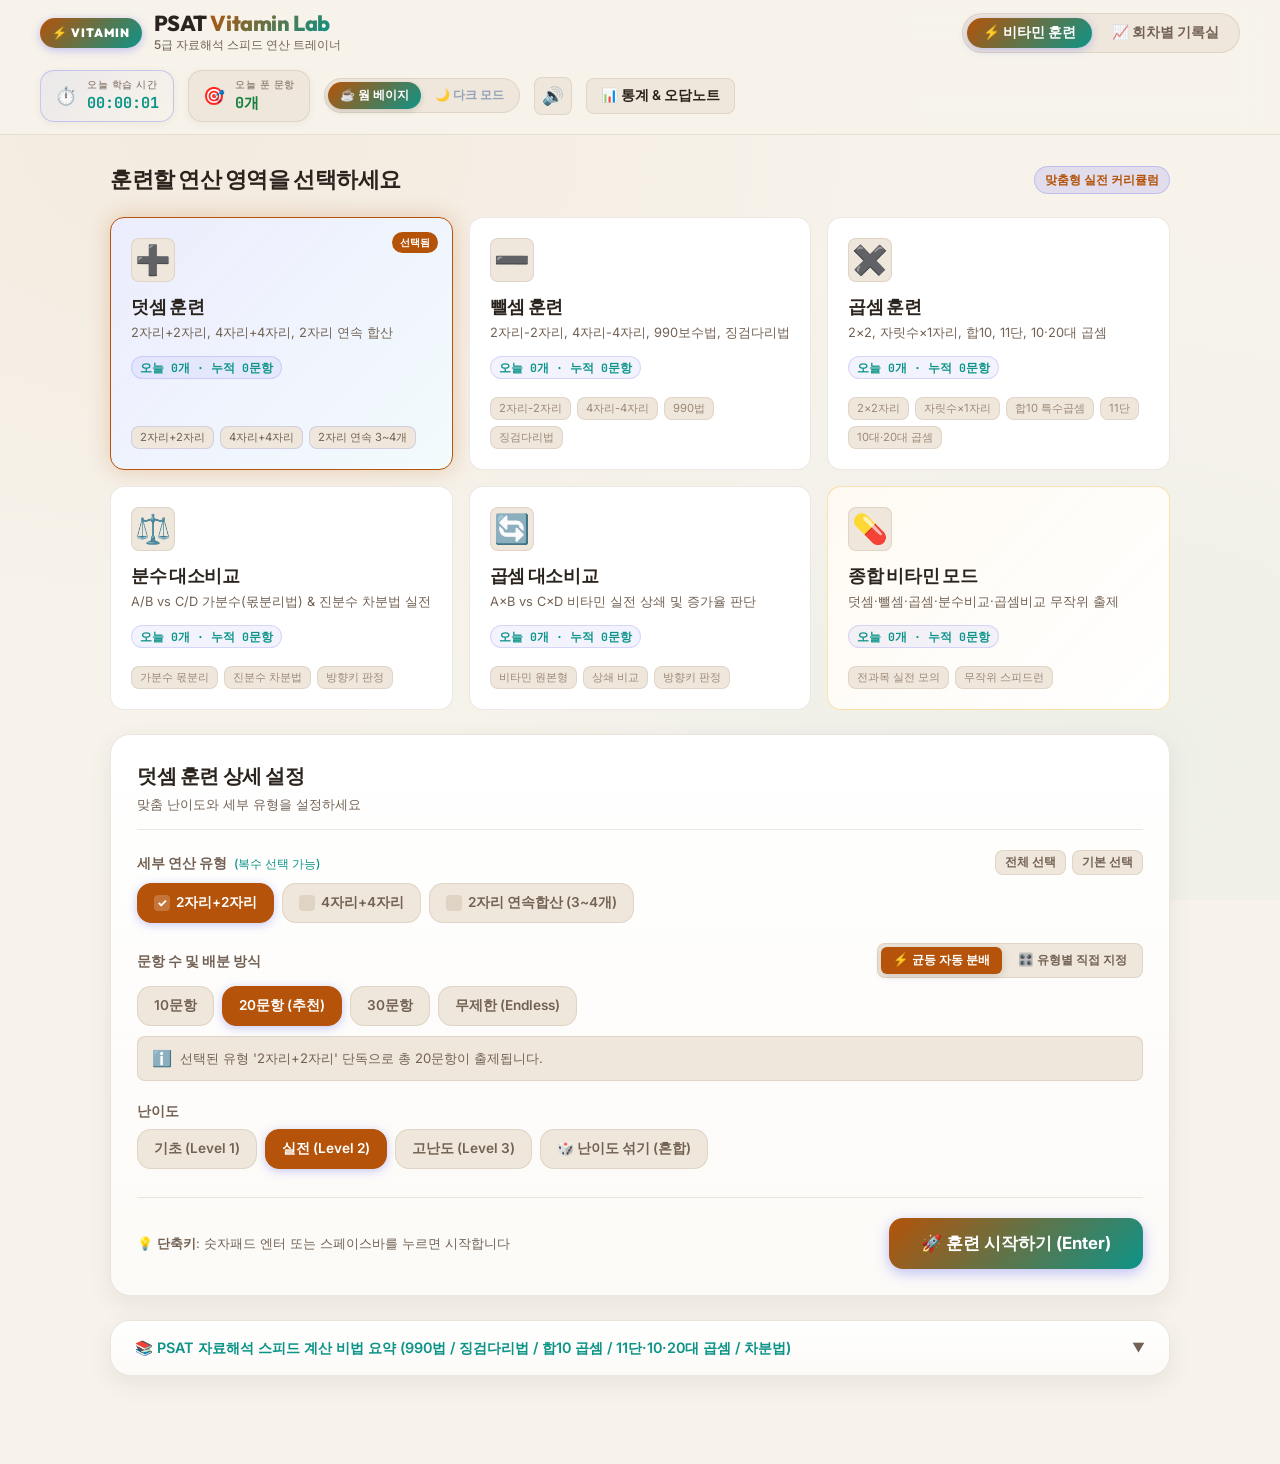
<file: index.html>
<!DOCTYPE html>
<html lang="ko">
<head>
  <meta charset="UTF-8" />
  <meta name="viewport" content="width=device-width, initial-scale=1.0" />
  <meta http-equiv="refresh" content="0; url=./vitamin/" />
  <title>PSAT Vitamin Lab 이동 중...</title>
  <link rel="icon" href="data:image/svg+xml,<svg xmlns=%22http://www.w3.org/2000/svg%22 viewBox=%220 0 100 100%22><text y=%22.9em%22 font-size=%2290%22>⚡</text></svg>" />
  <script>
    window.location.replace('./vitamin/');
  </script>
</head>
<body style="font-family: sans-serif; display: flex; align-items: center; justify-content: center; height: 100vh; margin: 0; background: #0a0d14; color: #f1f5f9;">
  <p>PSAT Vitamin Lab으로 이동 중입니다... <a href="./vitamin/" style="color: #6366f1;">바로가기</a></p>
</body>
</html>
</file>
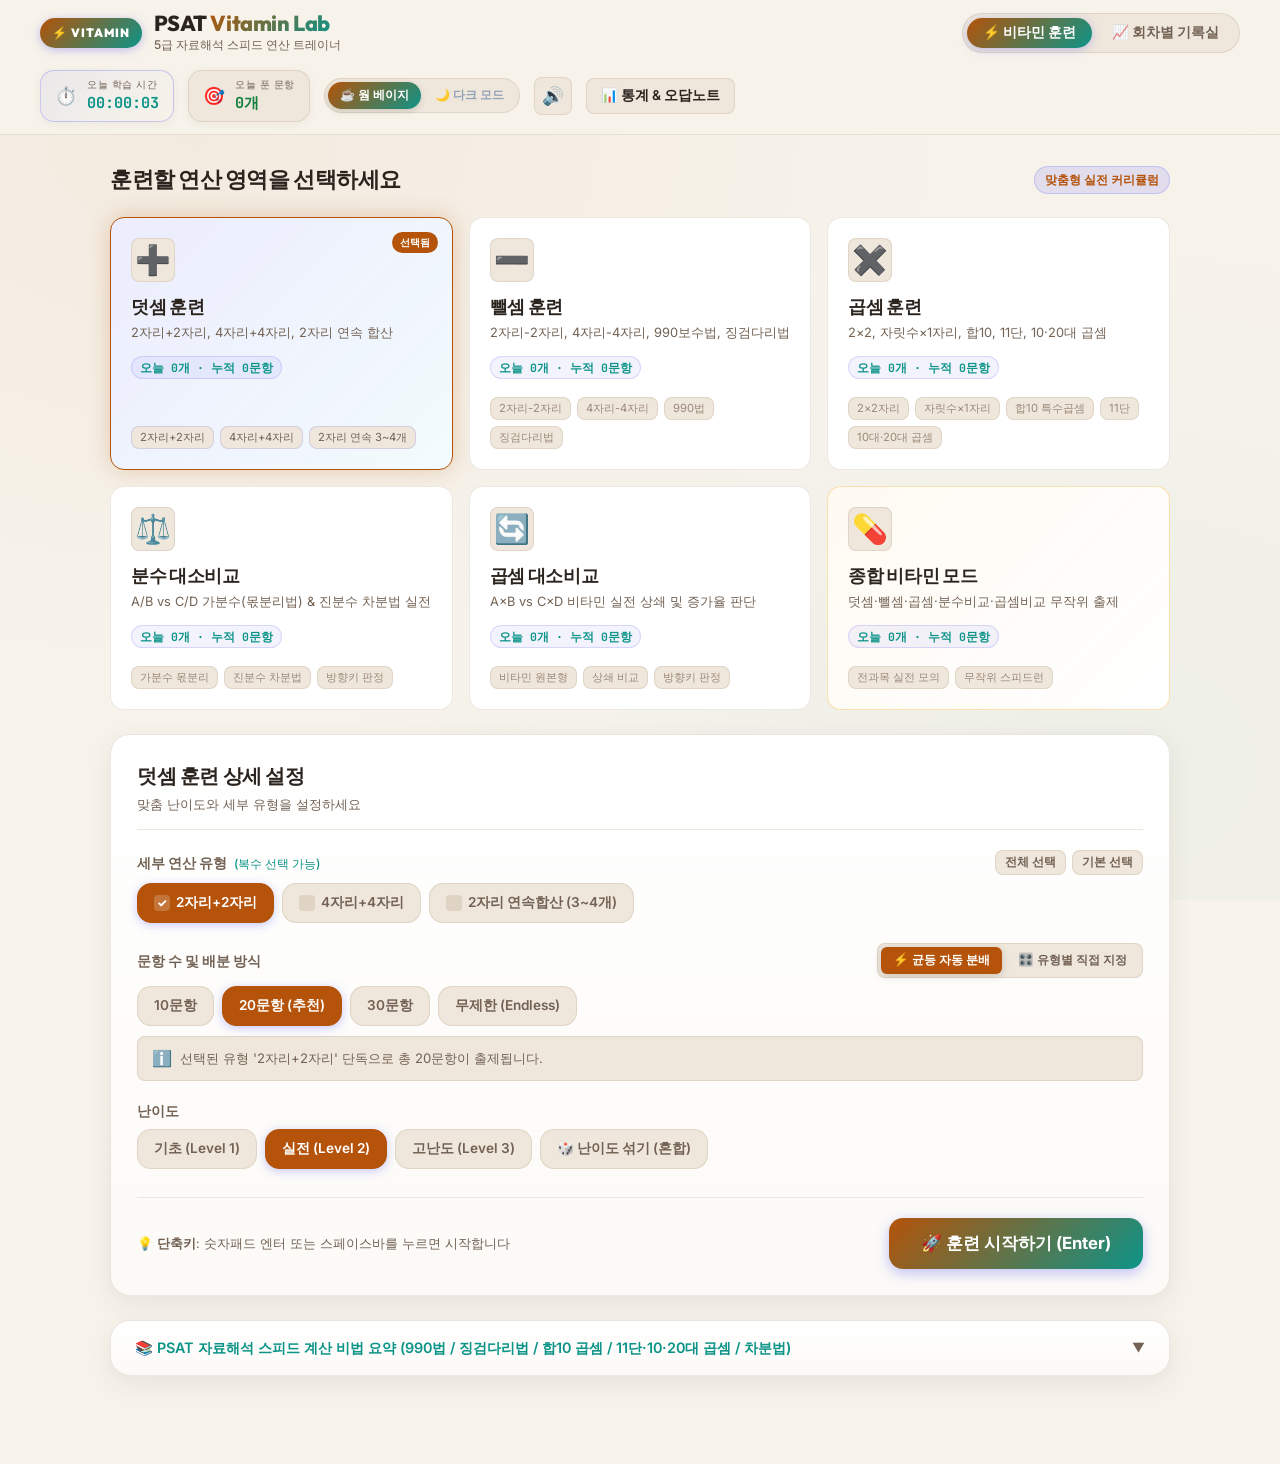
<file: vitamin/index.html>
<!DOCTYPE html>
<html lang="ko" data-theme="beige">
<head>
  <meta charset="UTF-8" />
  <meta name="viewport" content="width=device-width, initial-scale=1.0" />
  <title>PSAT Vitamin Lab | 5급 자료해석 비타민 연산 트레이너</title>
  <meta name="description" content="PSAT 5급 공채 및 공직적격성평가 자료해석 고득점을 위한 스피드 비타민 연산 훈련기. 덧셈, 뺄셈, 곱셈, 분수비교, 990법, 징검다리법 완벽 지원." />
  <meta name="apple-mobile-web-app-capable" content="yes" />
  <meta name="apple-mobile-web-app-status-bar-style" content="default" />
  <meta name="apple-mobile-web-app-title" content="PSAT Vitamin" />
  <meta name="mobile-web-app-capable" content="yes" />
  <meta name="theme-color" content="#fcfaf7" />
  <link rel="icon" href="data:image/svg+xml,<svg xmlns=%22http://www.w3.org/2000/svg%22 viewBox=%220 0 100 100%22><text y=%22.9em%22 font-size=%2290%22>⚡</text></svg>" />
  <link rel="apple-touch-icon" href="data:image/svg+xml,<svg xmlns=%22http://www.w3.org/2000/svg%22 viewBox=%220 0 100 100%22><rect width=%22100%22 height=%22100%22 rx=%2220%22 fill=%22%232563eb%22/><text x=%2250%%22 y=%2255%%22 dominant-baseline=%22central%22 text-anchor=%22middle%22 font-size=%2260%22>⚡</text></svg>" />
  <link rel="preconnect" href="https://fonts.googleapis.com" />
  <link rel="preconnect" href="https://fonts.gstatic.com" crossorigin />
  <link href="https://fonts.googleapis.com/css2?family=Inter:wght@400;500;600;700;800&family=JetBrains+Mono:wght@400;600;700;800&family=Outfit:wght@500;600;700;800;900&display=swap" rel="stylesheet" />
  <link rel="stylesheet" href="style.css" />
</head>
<body>
  <!-- Global App Header -->
  <header class="app-header">
    <div class="header-container">
      <div class="brand">
        <div class="logo-badge">⚡ VITAMIN</div>
        <div class="brand-text">
          <h1>PSAT <span>Vitamin Lab</span></h1>
          <p class="subtitle">5급 자료해석 스피드 연산 트레이너</p>
        </div>
      </div>

      <!-- App Navigation Tabs -->
      <nav class="app-nav">
        <button class="nav-tab active" id="tabNavPractice">⚡ 비타민 훈련</button>
        <button class="nav-tab" id="tabNavHistory">📈 회차별 기록실</button>
      </nav>

      <!-- Live Global Stats: Today's Active Time -->
      <div class="header-widgets">
        <div class="widget-card today-time-card" id="todayTimeWidget" title="오늘 사이트에서 실제 연산 학습을 진행한 누적 시간입니다.">
          <div class="widget-icon">⏱️</div>
          <div class="widget-info">
            <span class="widget-label">오늘 학습 시간</span>
            <span class="widget-value font-mono" id="todayStudyTimeDisplay">00:00:00</span>
          </div>
        </div>

        <div class="widget-card today-solved-card" id="todaySolvedWidget" title="마우스를 올리거나 클릭하여 영역별 오늘 푼 문항 확인">
          <div class="widget-icon">🎯</div>
          <div class="widget-info">
            <span class="widget-label">오늘 푼 문항</span>
            <span class="widget-value font-mono"><strong id="todaySolvedDisplay">0</strong>개</span>
          </div>
          <!-- Popover Breakdown for Category Counts -->
          <div class="today-breakdown-popover" id="todayBreakdownPopover">
            <div class="popover-header font-mono">📊 오늘 영역별 푼 문항</div>
            <div class="popover-item"><span>➕ 덧셈</span><strong id="popSolved_add">0개</strong></div>
            <div class="popover-item"><span>➖ 뺄셈</span><strong id="popSolved_sub">0개</strong></div>
            <div class="popover-item"><span>✖️ 곱셈</span><strong id="popSolved_mul">0개</strong></div>
            <div class="popover-item"><span>⚖️ 분수비교</span><strong id="popSolved_frac">0개</strong></div>
            <div class="popover-item"><span>🔄 곱셈비교</span><strong id="popSolved_mulcomp">0개</strong></div>
            <div class="popover-divider"></div>
            <div class="popover-item popover-total"><span>총 합계</span><strong id="popSolved_total">0개</strong></div>
          </div>
        </div>

          <!-- Theme Switcher Pill -->
          <div class="theme-switcher-pill" id="themeSwitcher">
            <button class="theme-pill-btn active" id="btnThemeBeige" data-theme="beige" title="차분하고 눈이 편한 웜 베이지 페이퍼 테마">☕ 웜 베이지</button>
            <button class="theme-pill-btn" id="btnThemeDark" data-theme="dark" title="몰입감 높은 옵시디언 다크 테마">🌙 다크 모드</button>
          </div>
          <button id="btnSoundToggle" class="btn-icon" title="효과음 켜기/끄기 (단축키: M)" aria-label="사운드 토글">
            <span id="soundIcon">🔊</span>
          </button>
          <button id="btnStatsModal" class="btn-secondary" title="누적 학습 통계 및 오답노트">
            📊 통계 & 오답노트
          </button>
        </div>
      </div>
    </div>
  </header>

  <!-- Main Container -->
  <main class="main-container">

    <!-- VIEW 1: LOBBY (Mode Selection & Configuration) -->
    <section id="lobbyView" class="view-section active">
      <!-- Mode Selection Tabs -->
      <div class="category-selector-wrapper">
        <div class="section-title-bar">
          <h2>훈련할 연산 영역을 선택하세요</h2>
          <span class="badge">맞춤형 실전 커리큘럼</span>
        </div>

        <div class="modes-grid" id="modesGrid">
          <!-- 1. 덧셈 -->
          <div class="mode-card active" data-mode="add">
            <div class="mode-icon">➕</div>
            <div class="mode-content">
              <h3>덧셈 훈련</h3>
              <p>2자리+2자리, 4자리+4자리, 2자리 연속 합산</p>
            </div>
            <div class="mode-solved-counter font-mono" id="modeCounter_add">오늘 0개 · 누적 0문항</div>
            <div class="mode-subtags">
              <span>2자리+2자리</span>
              <span>4자리+4자리</span>
              <span>2자리 연속 3~4개</span>
            </div>
          </div>

          <!-- 2. 뺄셈 -->
          <div class="mode-card" data-mode="sub">
            <div class="mode-icon">➖</div>
            <div class="mode-content">
              <h3>뺄셈 훈련</h3>
              <p>2자리-2자리, 4자리-4자리, 990보수법, 징검다리법</p>
            </div>
            <div class="mode-solved-counter font-mono" id="modeCounter_sub">오늘 0개 · 누적 0문항</div>
            <div class="mode-subtags">
              <span>2자리-2자리</span>
              <span>4자리-4자리</span>
              <span>990법</span>
              <span>징검다리법</span>
            </div>
          </div>

          <!-- 3. 곱셈 -->
          <div class="mode-card" data-mode="mul">
            <div class="mode-icon">✖️</div>
            <div class="mode-content">
              <h3>곱셈 훈련</h3>
              <p>2×2, 자릿수×1자리, 합10, 11단, 10·20대 곱셈</p>
            </div>
            <div class="mode-solved-counter font-mono" id="modeCounter_mul">오늘 0개 · 누적 0문항</div>
            <div class="mode-subtags">
              <span>2×2자리</span>
              <span>자릿수×1자리</span>
              <span>합10 특수곱셈</span>
              <span>11단</span>
              <span>10대·20대 곱셈</span>
            </div>
          </div>

          <!-- 4. 분수 비교 -->
          <div class="mode-card" data-mode="frac">
            <div class="mode-icon">⚖️</div>
            <div class="mode-content">
              <h3>분수 대소비교</h3>
              <p>A/B vs C/D 가분수(몫분리법) & 진분수 차분법 실전</p>
            </div>
            <div class="mode-solved-counter font-mono" id="modeCounter_frac">오늘 0개 · 누적 0문항</div>
            <div class="mode-subtags">
              <span>가분수 몫분리</span>
              <span>진분수 차분법</span>
              <span>방향키 판정</span>
            </div>
          </div>

          <!-- 5. 곱셈 비교 -->
          <div class="mode-card" data-mode="mulcomp">
            <div class="mode-icon">🔄</div>
            <div class="mode-content">
              <h3>곱셈 대소비교</h3>
              <p>A×B vs C×D 비타민 실전 상쇄 및 증가율 판단</p>
            </div>
            <div class="mode-solved-counter font-mono" id="modeCounter_mulcomp">오늘 0개 · 누적 0문항</div>
            <div class="mode-subtags">
              <span>비타민 원본형</span>
              <span>상쇄 비교</span>
              <span>방향키 판정</span>
            </div>
          </div>

          <!-- 6. 종합 비타민 -->
          <div class="mode-card special-card" data-mode="mixed">
            <div class="mode-icon">💊</div>
            <div class="mode-content">
              <h3>종합 비타민 모드</h3>
              <p>덧셈·뺄셈·곱셈·분수비교·곱셈비교 무작위 출제</p>
            </div>
            <div class="mode-solved-counter font-mono" id="modeCounter_mixed">오늘 0개 · 누적 0문항</div>
            <div class="mode-subtags">
              <span>전과목 실전 모의</span>
              <span>무작위 스피드런</span>
            </div>
          </div>
        </div>
      </div>

      <!-- Sub-options & Settings Card -->
      <div class="settings-panel card">
        <div class="settings-header">
          <h3 id="currentModeTitle">덧셈 훈련 상세 설정</h3>
          <span class="settings-subtitle">맞춤 난이도와 세부 유형을 설정하세요</span>
        </div>

        <div class="settings-grid">
          <!-- 1. Sub-type selector (Dynamic based on selected mode) -->
          <div class="setting-group" id="subTypeGroup">
            <div class="setting-label-row">
              <label class="setting-label">
                세부 연산 유형
                <span class="setting-label-hint">(복수 선택 가능)</span>
              </label>
              <div class="subtype-quick-actions">
                <button type="button" class="btn-mini-action" id="btnSelectAllSubs" title="현재 영역의 모든 유형 선택">전체 선택</button>
                <button type="button" class="btn-mini-action" id="btnResetSubs" title="첫 번째 유형만 선택">기본 선택</button>
              </div>
            </div>
            <div class="btn-segmented" id="subTypeOptions">
              <!-- Dynamically populated with multi-select buttons -->
            </div>
          </div>

          <!-- 2. Question Count & Distribution Mode -->
          <div class="setting-group" id="questionCountGroup">
            <div class="setting-label-row">
              <label class="setting-label">문항 수 및 배분 방식</label>
              <div class="dist-mode-tabs" role="tablist">
                <button type="button" class="dist-mode-btn active" id="distModeEqual" data-dist="equal" title="총 문항 수를 선택된 유형에 균등하게 분배합니다">
                  ⚡ 균등 자동 분배
                </button>
                <button type="button" class="dist-mode-btn" id="distModeCustom" data-dist="custom" title="유형별로 원하는 문항 수를 직접 지정합니다">
                  🎛️ 유형별 직접 지정
                </button>
              </div>
            </div>

            <!-- 2-A. Equal Distribution Presets -->
            <div id="equalCountSection">
              <div class="btn-segmented" id="countOptions">
                <button class="btn-segment" data-count="10">10문항</button>
                <button class="btn-segment active" data-count="20">20문항 (추천)</button>
                <button class="btn-segment" data-count="30">30문항</button>
                <button class="btn-segment" data-count="999">무제한 (Endless)</button>
              </div>
              <div class="distribution-summary-banner" id="distSummaryBanner">
                <span class="dist-summary-icon">ℹ️</span>
                <span id="distSummaryText">선택된 유형들에 문항이 균등하게 자동 분배되어 출제됩니다.</span>
              </div>
            </div>

            <!-- 2-B. Custom Subtype Count Steppers -->
            <div id="customCountSection" class="custom-count-panel hidden">
              <div class="custom-sub-list" id="customSubList">
                <!-- Dynamically populated with steppers for each selected subtype -->
              </div>
              <div class="custom-total-bar">
                <span>총 구성 문항: <strong id="customTotalCountDisplay" class="custom-total-num">20</strong>문항</span>
                <div class="quick-step-btns">
                  <button type="button" class="btn-mini-step" id="btnQuickPlus5">+5문항</button>
                  <button type="button" class="btn-mini-step" id="btnQuickPlus10">+10문항</button>
                  <button type="button" class="btn-mini-step" id="btnQuickSet20">20문항 균등</button>
                </div>
              </div>
            </div>
          </div>

          <!-- 3. Difficulty Level -->
          <div class="setting-group">
            <label class="setting-label">난이도</label>
            <div class="btn-segmented" id="diffOptions">
              <button class="btn-segment" data-diff="easy">기초 (Level 1)</button>
              <button class="btn-segment active" data-diff="normal">실전 (Level 2)</button>
              <button class="btn-segment" data-diff="hard">고난도 (Level 3)</button>
              <button class="btn-segment" data-diff="mixed">🎲 난이도 섞기 (혼합)</button>
            </div>
          </div>
        </div>

        <!-- Start Button -->
        <div class="start-action-bar">
          <div class="shortcut-tip">
            <span>💡 <strong>단축키</strong>: 숫자패드 엔터 또는 스페이스바를 누르면 시작합니다</span>
          </div>
          <button id="btnStartDrill" class="btn-primary btn-large pulse-glow">
            🚀 훈련 시작하기 (Enter)
          </button>
        </div>
      </div>

      <!-- Quick Method Guide Card -->
      <div class="method-guide-accordion card" id="methodGuideCard">
        <div class="guide-header" id="guideHeaderToggle">
          <span class="guide-title">📚 PSAT 자료해석 스피드 계산 비법 요약 (990법 / 징검다리법 / 합10 곱셈 / 11단·10·20대 곱셈 / 차분법)</span>
          <span class="accordion-arrow">▼</span>
        </div>
        <div class="guide-content" id="guideContent">
          <div class="guide-grid">
            <div class="guide-item">
              <h4>1. 990 뺄셈법 (보수법)</h4>
              <p>기준수(1,000 등)에서 뺄 때 앞자리는 합이 9, 마지막 1의 자리는 합이 10이 되도록 채우는 연산법. 예: <code>1000 - 374 = (9-3)(9-7)(10-4) = 626</code></p>
            </div>
            <div class="guide-item">
              <h4>2. 징검다리 뺄셈법</h4>
              <p>기준수(100/1000단위)를 징검다리 삼아 차이를 더하는 법. 예: <code>523 - 278 → (278+22=300) + (300+223=523) = 22 + 223 = 245</code></p>
            </div>
            <div class="guide-item">
              <h4>3. 십의자리 동일 & 일의자리 합 10 곱셈</h4>
              <p>앞 십의자리 x (십의자리 + 1) 뒤에 일의자리 곱을 붙임. 예: <code>43 × 47 → (4×5=20) & (3×7=21) → 2021</code></p>
            </div>
            <div class="guide-item">
              <h4>4. 11단 & 10대·20대 특수 곱셈 비법</h4>
              <p><strong>11단</strong>: 양끝 수 배치 후 가운데 합 삽입. <code>11 × 45 → 495</code><br/><strong>10대 곱셈 (10~19)</strong>: (A + B일의자리)×10 + 일의자리곱. 예: <code>15 × 19 → (15+9)×10 + 45 = 285</code><br/><strong>20대 곱셈 (20~29)</strong>: (A + B일의자리)×20 + 일의자리곱. 예: <code>24 × 27 → (24+7)×20 + 28 = 648</code></p>
            </div>
            <div class="guide-item">
              <h4>5. 분수비교 차분법 (Difference Method)</h4>
              <p>분모·분자 차이로 만든 '차이분수'와 원래 작은 분수를 비교하여 대소 판정. 5급 공채 1~3% 초미세 선지 판별 필수 스킬!</p>
            </div>
          </div>
        </div>
      </div>
    </section>

    <!-- VIEW 2: DRILL ARENA (Active Practice) -->
    <section id="drillView" class="view-section">
      <!-- Drill Header Bar -->
      <div class="drill-status-bar card">
        <div class="status-left">
          <button id="btnExitDrill" class="btn-ghost" title="연습 중단하고 로비로 이동">← 중단</button>
          <button id="btnPauseDrill" class="btn-ghost" title="잠시 시간 멈추기 (단축키: Space/P)">⏸️ 일시정지</button>
          <div class="drill-meta">
            <span id="drillModeBadge" class="badge badge-accent">덧셈 훈련</span>
            <span id="drillSubBadge" class="badge badge-outline">2자리+2자리</span>
            <span id="drillDiffBadge" class="badge badge-diff-normal">실전</span>
          </div>
        </div>

        <!-- Progress Indicator -->
        <div class="status-center">
          <div class="progress-info">
            <span>문항 <strong id="currentQNum">1</strong> / <span id="totalQNum">20</span></span>
            <span class="accuracy-indicator">정답률 <strong id="liveAccuracy">100%</strong></span>
          </div>
          <div class="progress-bar-bg">
            <div id="drillProgressBar" class="progress-bar-fill" style="width: 5%;"></div>
          </div>
        </div>

        <!-- Live Stopwatch -->
        <div class="status-right">
          <div class="timer-box font-mono" id="questionTimerDisplay" title="현재 문항 풀이 시간">
            <span class="timer-label">문항 시간</span>
            <span class="timer-sec" id="currentSec">0.00</span>s
          </div>
          <div class="timer-box font-mono total-timer" id="totalTimerDisplay" title="세트 전체 진행 시간">
            <span class="timer-label">총 시간</span>
            <span class="timer-sec" id="totalSec">00:00</span>
          </div>
        </div>
      </div>

      <!-- Problem Card Container -->
      <div class="problem-stage">
        <div class="problem-card card" id="problemCard">
          
          <!-- Method Tip Banner (Shown conditionally for 990법, 징검다리법, 합10법) -->
          <div id="methodTipBanner" class="method-tip-banner hidden">
            <span class="tip-icon">💡</span>
            <span id="tipText">팁: 징검다리 300을 거쳐 계산해보세요!</span>
          </div>

          <!-- Problem Expression Area -->
          <div class="expression-area" id="expressionArea">
            <!-- Dynamic Problem Content Rendered by JS -->
          </div>

          <!-- Input Area: NUMERIC MODE (+, -, *) -->
          <div class="input-area" id="numericInputArea">
            <div class="numeric-input-wrapper">
              <input type="text" id="answerInput" class="font-mono" inputmode="numeric" placeholder="정답 입력 후 Enter" autocomplete="off" />
              <button id="btnSubmitAnswer" class="btn-primary">확인</button>
            </div>
            <div class="input-hint">
              <span>키보드 숫자패드 입력 후 <strong>Enter</strong> 키를 누르세요.</span>
            </div>

            <!-- Virtual On-screen Numpad for Tablet/Mobile -->
            <div class="virtual-numpad" id="virtualNumpad">
              <button class="np-key" data-key="1">1</button>
              <button class="np-key" data-key="2">2</button>
              <button class="np-key" data-key="3">3</button>
              <button class="np-key" data-key="4">4</button>
              <button class="np-key" data-key="5">5</button>
              <button class="np-key" data-key="6">6</button>
              <button class="np-key" data-key="7">7</button>
              <button class="np-key" data-key="8">8</button>
              <button class="np-key" data-key="9">9</button>
              <button class="np-key np-clear" data-key="clear">C</button>
              <button class="np-key" data-key="0">0</button>
              <button class="np-key np-enter" data-key="enter">Enter ↵</button>
            </div>
          </div>

          <!-- Input Area: COMPARISON MODE (Fraction & Multiplication) -->
          <div class="input-area comparison-input-area hidden" id="comparisonInputArea">
            <div class="comparison-buttons">
              <button id="btnChoiceLeft" class="comp-card-btn" data-choice="left">
                <div class="comp-badge">A 선택</div>
                <div class="comp-label font-mono">A 가 더 크다 [ &gt; ]</div>
                <div class="comp-shortcut font-mono">단축키: ← 또는 A 키</div>
              </button>

              <div class="comp-divider">VS</div>

              <button id="btnChoiceRight" class="comp-card-btn" data-choice="right">
                <div class="comp-badge">B 선택</div>
                <div class="comp-label font-mono">B 가 더 크다 [ &lt; ]</div>
                <div class="comp-shortcut font-mono">단축키: → 또는 B 키</div>
              </button>
            </div>
            <div class="input-hint">
              <span>키보드 방향키 <strong>[ ← 왼쪽(A) / 오른쪽(B) → ]</strong> 또는 <strong>[ A / B ]</strong> 키를 누르면 즉시 판정됩니다.</span>
            </div>
          </div>

          <!-- Feedback Flash Overlay (Correct/Wrong Animation) -->
          <div id="feedbackOverlay" class="feedback-overlay">
            <div id="feedbackIcon" class="feedback-icon">✓</div>
            <div id="feedbackText" class="feedback-text">0.82초</div>
          </div>

          <!-- Pause Overlay -->
          <div id="pauseOverlay" class="pause-overlay hidden">
            <div class="pause-box card">
              <div class="pause-icon">⏸️</div>
              <h3>훈련 일시 정지</h3>
              <p>타이머가 일시 정지되었습니다. 숨을 고르고 준비되면 계속하세요.</p>
              <button id="btnResumeDrill" class="btn-primary btn-large">▶️ 계속하기 (Space 또는 클릭)</button>
            </div>
          </div>

        </div>
      </div>
    </section>

    <!-- VIEW 3: SCORECARD (Session Result) -->
    <section id="resultView" class="view-section">
      <div class="result-card card">
        <div class="result-header">
          <div class="result-trophy" id="resultTrophy">🏆</div>
          <h2 id="resultTitle">연산 세트 완료!</h2>
          <p id="resultSubtitle">오늘의 자료해석 계산 실력이 한 단계 상승했습니다.</p>
        </div>

        <div class="score-summary-grid">
          <div class="summary-metric">
            <span class="metric-label">정답률</span>
            <span class="metric-val text-accent font-mono" id="resAccuracy">95%</span>
            <span class="metric-sub" id="resCorrectCount">19 / 20 문항</span>
          </div>

          <div class="summary-metric">
            <span class="metric-label">문항당 평균 속도</span>
            <span class="metric-val text-warning font-mono" id="resAvgSpeed">2.41<span class="unit">초</span></span>
            <span class="metric-sub">자료해석 합격권: 3초 이내</span>
          </div>

          <div class="summary-metric">
            <span class="metric-label">총 소요 시간</span>
            <span class="metric-val font-mono" id="resTotalTime">00:48</span>
            <span class="metric-sub">최고속도: <strong id="resFastest">1.12초</strong></span>
          </div>
        </div>

        <!-- Session-by-Session Performance Comparison Line Chart -->
        <div class="chart-card card">
          <div class="chart-header">
            <h3>📈 회차별 총 소요시간 변화 추이 (이전 기록과 비교)</h3>
            <span class="chart-badge font-mono" id="chartSessionDeltaBadge">실력 향상 분석</span>
          </div>
          <div class="canvas-wrapper">
            <canvas id="sessionComparisonChart" width="720" height="200"></canvas>
          </div>
          <div class="chart-legend">
            <span><strong style="color: var(--accent-secondary);">●</strong> 각 회차별 총 소요시간 (초)</span>
            <span><strong style="color: var(--accent-warning);">---</strong> 평균 총 소요시간</span>
          </div>
        </div>

        <!-- Problem Review List -->
        <div class="review-section">
          <div class="review-header">
            <h3>문항별 상세 풀이 기록</h3>
            <div class="review-filters">
              <button class="btn-filter active" data-filter="all">전체 (<span id="countAllFilter">20</span>)</button>
              <button class="btn-filter" data-filter="wrong">오답만 (<span id="countWrongFilter">1</span>)</button>
            </div>
          </div>
          <div class="review-list font-mono" id="reviewList">
            <!-- Populated dynamically -->
          </div>
        </div>

        <!-- Result Action Bar -->
        <div class="result-actions">
          <button id="btnRetryWrong" class="btn-warning btn-large hidden">
            🔁 틀린 문제만 다시 풀기
          </button>
          <button id="btnRestartDrill" class="btn-primary btn-large">
            ⚡ 같은 설정으로 다시 풀기 (Enter)
          </button>
          <button id="btnGoToHistory" class="btn-secondary">
            📈 회차별 기록실 가기
          </button>
          <button id="btnBackToLobby" class="btn-secondary">
            🏠 메뉴로 이동
          </button>
        </div>
      </div>
    </section>

    <!-- VIEW 4: HISTORY & SESSION COMPARISON RECORDS (회차별 기록실) -->
    <section id="historyView" class="view-section">
      <div class="history-card card">
        <div class="history-header">
          <div>
            <h2>📈 회차별 풀이 기록 및 소요시간 비교</h2>
            <p class="history-subtitle">동일 문항 수(예: 20문항) 및 훈련 영역별로 회차가 거듭되며 소요 시간이 단축되는 추세를 확인하세요.</p>
          </div>
          <button id="btnClearAllHistory" class="btn-ghost text-danger">기록 초기화</button>
        </div>

        <!-- Filters -->
        <div class="history-filter-bar">
          <div class="filter-group">
            <span class="filter-label">연산 영역:</span>
            <div class="btn-segmented" id="historyCatFilter">
              <button class="btn-segment active" data-cat="all">전체</button>
              <button class="btn-segment" data-cat="add">덧셈</button>
              <button class="btn-segment" data-cat="sub">뺄셈</button>
              <button class="btn-segment" data-cat="mul">곱셈</button>
              <button class="btn-segment" data-cat="frac">분수비교</button>
              <button class="btn-segment" data-cat="mulcomp">곱셈비교</button>
              <button class="btn-segment" data-cat="mixed">종합</button>
            </div>
          </div>
          <div class="filter-group">
            <span class="filter-label">난이도:</span>
            <div class="btn-segmented" id="historyDiffFilter">
              <button class="btn-segment active" data-diff="all">전체 난이도</button>
              <button class="btn-segment" data-diff="easy">🟢 기초</button>
              <button class="btn-segment" data-diff="normal">🟡 실전</button>
              <button class="btn-segment" data-diff="hard">🔴 고난도</button>
              <button class="btn-segment" data-diff="mixed">🎲 혼합</button>
            </div>
          </div>
          <div class="filter-group">
            <span class="filter-label">문항 수:</span>
            <div class="btn-segmented" id="historyCountFilter">
              <button class="btn-segment active" data-cnt="all">전체</button>
              <button class="btn-segment" data-cnt="10">10문항</button>
              <button class="btn-segment" data-cnt="20">20문항</button>
              <button class="btn-segment" data-cnt="30">30문항</button>
            </div>
          </div>
          <div class="filter-group hidden" id="historySubFilterGroup">
            <span class="filter-label">세부 유형:</span>
            <div class="btn-segmented" id="historySubFilter">
              <button class="btn-segment active" data-sub="all">전체 세부유형</button>
            </div>
          </div>
        </div>

        <!-- Main History Line Chart -->
        <div class="chart-card card" style="margin-top: 18px;">
          <div class="chart-header">
            <h3 id="historyMainChartTitle">📈 회차별 총 소요시간 변화 그래프 (초)</h3>
            <span class="chart-badge font-mono" id="historyMainStatBadge">총 0회차 기록</span>
          </div>
          <div class="canvas-wrapper">
            <canvas id="historyMainChart" width="800" height="240"></canvas>
          </div>
          <div class="chart-legend">
            <span><strong style="color: var(--accent-secondary);">●</strong> 회차별 총 소요시간 (초)</span>
            <span><strong style="color: var(--accent-warning);">---</strong> 평균 소요시간</span>
          </div>
        </div>

        <!-- History Records Table -->
        <div class="history-table-wrapper">
          <div class="table-responsive">
            <table class="stats-table">
              <thead>
                <tr>
                  <th>회차</th>
                  <th>일시</th>
                  <th>연산 영역</th>
                  <th>문항 수</th>
                  <th>총 소요시간</th>
                  <th>문항당 속도</th>
                  <th>정답률</th>
                </tr>
              </thead>
              <tbody id="historyTableBody">
                <!-- Dynamically populated -->
              </tbody>
            </table>
          </div>
          <div id="historyEmptyMsg" class="empty-msg hidden">선택한 조건의 풀이 기록이 없습니다. 문제를 풀고 기록을 쌓아보세요!</div>
        </div>

        <div class="history-actions" style="margin-top: 20px; text-align: center;">
          <button id="btnHistoryToDrill" class="btn-primary btn-large">
            ⚡ 비타민 연산 훈련하러 가기
          </button>
        </div>
      </div>
    </section>

  </main>

  <!-- MODAL: STATS DASHBOARD & WRONG ANSWER NOTE -->
  <div class="modal-backdrop hidden" id="statsModal">
    <div class="modal-dialog card">
      <div class="modal-header">
        <h2>📊 나의 비타민 연산 누적 대시보드</h2>
        <button id="btnCloseModal" class="btn-icon">✕</button>
      </div>

      <div class="modal-body">
        <!-- Cumulative Stats Cards -->
        <div class="stats-overview-grid">
          <div class="overview-item">
            <span class="item-label">오늘 총 학습 시간</span>
            <span class="item-val font-mono" id="modalTodayTime">00:00:00</span>
          </div>
          <div class="overview-item">
            <span class="item-label">누적 푼 총 문항</span>
            <span class="item-val font-mono" id="modalTotalSolved">0문항</span>
          </div>
          <div class="overview-item">
            <span class="item-label">전체 평균 정답률</span>
            <span class="item-val font-mono" id="modalOverallAcc">0%</span>
          </div>
          <div class="overview-item">
            <span class="item-label">전체 평균 풀이속도</span>
            <span class="item-val font-mono" id="modalOverallSpeed">0.00초</span>
          </div>
        </div>

        <!-- By-Category Stats Table -->
        <div class="category-breakdown">
          <h3>연산 유형별 속도 및 정답률</h3>
          <div class="table-responsive">
            <table class="stats-table">
              <thead>
                <tr>
                  <th>연산 영역</th>
                  <th>해결 문항수</th>
                  <th>평균 속도</th>
                  <th>정답률</th>
                  <th>숙련도</th>
                </tr>
              </thead>
              <tbody id="statsTableBody">
                <!-- Dynamically filled -->
              </tbody>
            </table>
          </div>
        </div>

        <!-- Cumulative Speed Trend Line Chart (최근 세션별 실력 향상 추세선) -->
        <div class="chart-card card">
          <div class="chart-header">
            <h3>📈 최근 세션별 평균 풀이속도 변화 (실력 향상 추세)</h3>
            <span class="chart-badge">학습 누적 트렌드</span>
          </div>
          <div class="canvas-wrapper">
            <canvas id="historyTrendChart" width="660" height="180"></canvas>
          </div>
          <div class="chart-legend">
            <span><strong style="color: var(--accent-secondary);">●</strong> 세션별 평균 소요시간</span>
            <span><strong style="color: var(--accent-success);">---</strong> 5급 합격 목표선 (3.0초)</span>
          </div>
        </div>

        <!-- Wrong Answer Vault (오답 보관함) -->
        <div class="wrong-vault-section">
          <div class="vault-header">
            <h3>📕 누적 오답 보관함 (<span id="vaultCount">0</span>문항)</h3>
            <button id="btnClearVault" class="btn-ghost btn-sm text-danger">보관함 비우기</button>
          </div>
          <div class="vault-list font-mono" id="vaultList">
            <p class="empty-msg">아직 오답이 없습니다. 훌륭합니다!</p>
          </div>
          <button id="btnSolveVault" class="btn-warning btn-block hidden" style="margin-top: 12px;">
            🔥 보관된 오답 전체 다시 풀기
          </button>
        </div>
      </div>
    </div>
  </div>

  <script src="app.js"></script>
</body>
</html>
</file>
<file: vitamin/style.css>
/* ==========================================================================
   PSAT VITAMIN LAB - DESIGN SYSTEM & STYLESHEET
   Theme: Warm Beige Paper (Default) & Obsidian Dark Mode
   ========================================================================== */

:root, [data-theme="beige"] {
  /* Warm Beige & Natural Paper Theme (Default) */
  --bg-base: #f7f3eb; /* Soft natural oat / linen paper */
  --bg-surface: #ffffff; /* Clean ivory paper card */
  --bg-elevated: #efe7db; /* Warm sand / oatmeal */
  --bg-glass: rgba(247, 243, 235, 0.92);
  --bg-card-hover: #fdfaf5;

  --border-subtle: rgba(140, 110, 80, 0.16);
  --border-active: #b45309; /* Warm amber / caramel */
  --border-glow: rgba(180, 83, 9, 0.35);

  --text-main: #2b241e; /* Deep espresso charcoal */
  --text-muted: #736254; /* Warm mocha / sepia */
  --text-faint: #9c8979;

  --accent-primary: #b45309; /* Warm Amber Caramel */
  --accent-primary-hover: #92400e;
  --accent-secondary: #0d9488; /* Warm Teal / Sage */
  --accent-success: #15803d; /* Forest Emerald */
  --accent-warning: #b45309; /* Amber */
  --accent-danger: #dc2626; /* Warm Crimson */

  --gradient-accent: linear-gradient(135deg, #b45309 0%, #0d9488 100%);
  --gradient-card: linear-gradient(180deg, rgba(255, 255, 255, 0.8) 0%, rgba(247, 243, 235, 0.4) 100%);
  --gradient-glow: radial-gradient(circle at 50% 0%, rgba(180, 83, 9, 0.08), transparent 70%);

  --shadow-sm: 0 2px 8px rgba(70, 50, 30, 0.06);
  --shadow-md: 0 8px 24px rgba(70, 50, 30, 0.08);
  --shadow-lg: 0 16px 48px rgba(70, 50, 30, 0.12);
  --shadow-glow: 0 0 22px rgba(180, 83, 9, 0.25);

  --font-sans: 'Inter', -apple-system, BlinkMacSystemFont, 'Segoe UI', Roboto, sans-serif;
  --font-heading: 'Outfit', 'Inter', sans-serif;
  --font-mono: 'JetBrains Mono', monospace;

  --radius-sm: 8px;
  --radius-md: 14px;
  --radius-lg: 20px;
  --radius-pill: 9999px;

  --transition-fast: 0.15s ease;
  --transition-normal: 0.25s cubic-bezier(0.16, 1, 0.3, 1);
  --transition-bounce: 0.35s cubic-bezier(0.34, 1.56, 0.64, 1);
}

/* Obsidian Dark Theme Overrides */
[data-theme="dark"] {
  --bg-base: #0a0d14;
  --bg-surface: #111622;
  --bg-elevated: #182030;
  --bg-glass: rgba(24, 32, 48, 0.85);
  --bg-card-hover: #1e283d;

  --border-subtle: rgba(255, 255, 255, 0.08);
  --border-active: rgba(99, 102, 241, 0.5);
  --border-glow: rgba(16, 185, 129, 0.4);

  --text-main: #f1f5f9;
  --text-muted: #94a3b8;
  --text-faint: #64748b;

  --accent-primary: #6366f1;
  --accent-primary-hover: #4f46e5;
  --accent-secondary: #06b6d4;
  --accent-success: #10b981;
  --accent-warning: #f59e0b;
  --accent-danger: #ef4444;

  --gradient-accent: linear-gradient(135deg, #6366f1 0%, #06b6d4 100%);
  --gradient-card: linear-gradient(180deg, rgba(255, 255, 255, 0.03) 0%, rgba(255, 255, 255, 0) 100%);
  --gradient-glow: radial-gradient(circle at 50% 0%, rgba(99, 102, 241, 0.15), transparent 70%);

  --shadow-sm: 0 2px 8px rgba(0, 0, 0, 0.3);
  --shadow-md: 0 6px 20px rgba(0, 0, 0, 0.4);
  --shadow-lg: 0 12px 40px rgba(0, 0, 0, 0.6);
  --shadow-glow: 0 0 25px rgba(99, 102, 241, 0.35);
}

/* ==========================================================================
   RESET & BASE
   ========================================================================== */
*, *::before, *::after {
  box-sizing: border-box;
  margin: 0;
  padding: 0;
}

body {
  font-family: var(--font-sans);
  background-color: var(--bg-base);
  color: var(--text-main);
  line-height: 1.5;
  min-height: 100vh;
  overflow-x: hidden;
  position: relative;
  background-image: 
    radial-gradient(at 15% 15%, rgba(180, 83, 9, 0.05) 0px, transparent 50%),
    radial-gradient(at 85% 85%, rgba(13, 148, 136, 0.04) 0px, transparent 50%);
  background-attachment: fixed;
  transition: background-color var(--transition-normal), color var(--transition-normal);
}

h1, h2, h3, h4 {
  font-family: var(--font-heading);
  font-weight: 700;
  letter-spacing: -0.02em;
}

.font-mono {
  font-family: var(--font-mono);
}

button {
  font-family: inherit;
  cursor: pointer;
  border: none;
  background: none;
  transition: all var(--transition-fast);
}

.hidden {
  display: none !important;
}

/* ==========================================================================
   HEADER
   ========================================================================== */
.app-header {
  background: var(--bg-glass);
  backdrop-filter: blur(16px);
  -webkit-backdrop-filter: blur(16px);
  border-bottom: 1px solid var(--border-subtle);
  position: sticky;
  top: 0;
  z-index: 100;
  padding: 12px 24px;
}

.header-container {
  max-width: 1200px;
  margin: 0 auto;
  display: flex;
  justify-content: space-between;
  align-items: center;
  flex-wrap: wrap;
  gap: 16px;
}

.brand {
  display: flex;
  align-items: center;
  gap: 12px;
}

.logo-badge {
  background: var(--gradient-accent);
  color: #ffffff;
  font-family: var(--font-heading);
  font-weight: 900;
  font-size: 0.75rem;
  letter-spacing: 0.08em;
  padding: 6px 12px;
  border-radius: var(--radius-pill);
  box-shadow: 0 2px 10px rgba(99, 102, 241, 0.4);
}

.brand-text h1 {
  font-size: 1.35rem;
  font-weight: 800;
  color: var(--text-main);
  line-height: 1.1;
}

.brand-text h1 span {
  background: var(--gradient-accent);
  -webkit-background-clip: text;
  -webkit-text-fill-color: transparent;
}

.brand-text .subtitle {
  font-size: 0.75rem;
  color: var(--text-muted);
  font-weight: 500;
}

.header-widgets {
  display: flex;
  align-items: center;
  gap: 14px;
  flex-wrap: wrap;
}

.widget-card {
  display: flex;
  align-items: center;
  gap: 10px;
  background: var(--bg-elevated);
  border: 1px solid var(--border-subtle);
  padding: 6px 14px;
  border-radius: var(--radius-md);
  box-shadow: var(--shadow-sm);
  transition: border-color var(--transition-fast);
}

.today-time-card {
  border-color: rgba(99, 102, 241, 0.3);
  background: linear-gradient(135deg, rgba(99, 102, 241, 0.08), transparent);
}

.widget-icon {
  font-size: 1.1rem;
}

.widget-info {
  display: flex;
  flex-direction: column;
}

.widget-label {
  font-size: 0.65rem;
  color: var(--text-muted);
  text-transform: uppercase;
  letter-spacing: 0.05em;
}

.widget-value {
  font-size: 0.95rem;
  font-weight: 700;
  color: var(--accent-success);
}

.today-solved-card {
  position: relative;
  cursor: pointer;
}

.today-breakdown-popover {
  position: absolute;
  top: calc(100% + 8px);
  right: 0;
  background: var(--bg-surface);
  border: 1px solid var(--border-subtle);
  border-radius: var(--radius-md);
  box-shadow: var(--shadow-lg);
  padding: 12px 16px;
  min-width: 190px;
  z-index: 100;
  display: flex;
  flex-direction: column;
  gap: 6px;
  opacity: 0;
  visibility: hidden;
  transform: translateY(-6px);
  transition: all var(--transition-fast);
  pointer-events: none;
}

.today-solved-card:hover .today-breakdown-popover,
.today-solved-card:focus-within .today-breakdown-popover,
.today-solved-card.popover-open .today-breakdown-popover {
  opacity: 1;
  visibility: visible;
  transform: translateY(0);
  pointer-events: auto;
}

.popover-header {
  font-size: 0.75rem;
  font-weight: 700;
  color: var(--text-muted);
  border-bottom: 1px solid var(--border-subtle);
  padding-bottom: 5px;
  margin-bottom: 3px;
}

.popover-item {
  display: flex;
  justify-content: space-between;
  align-items: center;
  font-size: 0.8rem;
  color: var(--text-main);
}

.popover-item strong {
  font-family: var(--font-mono);
  color: var(--accent-secondary);
}

.popover-divider {
  height: 1px;
  background: var(--border-subtle);
  margin: 3px 0;
}

.popover-total {
  font-weight: 800;
}
.popover-total strong {
  color: var(--accent-primary);
  font-size: 0.95rem;
}

.today-time-card .widget-value {
  color: var(--accent-secondary);
}

.mode-solved-counter {
  font-size: 0.72rem;
  font-weight: 700;
  color: var(--accent-secondary);
  background: rgba(99, 102, 241, 0.08);
  border: 1px solid rgba(99, 102, 241, 0.2);
  border-radius: var(--radius-pill);
  padding: 2px 8px;
  align-self: flex-start;
  margin: 2px 0 6px 0;
}

.comp-tag-improper {
  background: rgba(245, 158, 11, 0.15) !important;
  color: var(--accent-warning) !important;
  border: 1px solid rgba(245, 158, 11, 0.35) !important;
  padding: 3px 10px;
  border-radius: var(--radius-pill);
  font-weight: 800;
  font-size: 0.8rem;
}

.header-actions {
  display: flex;
  align-items: center;
  gap: 10px;
}

.theme-switcher-pill {
  display: inline-flex;
  background: var(--bg-elevated);
  border: 1px solid var(--border-subtle);
  border-radius: var(--radius-pill);
  padding: 3px;
  gap: 2px;
}

.theme-pill-btn {
  padding: 5px 12px;
  border-radius: var(--radius-pill);
  font-size: 0.75rem;
  font-weight: 700;
  color: var(--text-muted);
  cursor: pointer;
  display: flex;
  align-items: center;
  gap: 4px;
  transition: all var(--transition-fast);
  white-space: nowrap;
}

.theme-pill-btn:hover {
  color: var(--text-main);
}

.theme-pill-btn.active {
  background: var(--gradient-accent);
  color: #ffffff;
  box-shadow: 0 2px 6px rgba(0, 0, 0, 0.15);
}

.btn-icon {
  width: 38px;
  height: 38px;
  border-radius: var(--radius-sm);
  background: var(--bg-elevated);
  border: 1px solid var(--border-subtle);
  color: var(--text-main);
  display: flex;
  align-items: center;
  justify-content: center;
  font-size: 1.1rem;
  transition: all var(--transition-fast);
}

.btn-icon:hover {
  background: var(--bg-card-hover);
  border-color: var(--accent-primary);
  transform: translateY(-1px);
}

.btn-secondary {
  background: var(--bg-elevated);
  border: 1px solid var(--border-subtle);
  color: var(--text-main);
  padding: 8px 14px;
  border-radius: var(--radius-sm);
  font-size: 0.85rem;
  font-weight: 600;
}

.btn-secondary:hover {
  background: var(--bg-card-hover);
  border-color: var(--accent-primary);
}

/* ==========================================================================
   MAIN LAYOUT & VIEWS
   ========================================================================== */
.main-container {
  max-width: 1100px;
  margin: 28px auto;
  padding: 0 20px 60px;
}

.view-section {
  display: none;
  opacity: 0;
  transform: translateY(12px);
  transition: opacity var(--transition-normal), transform var(--transition-normal);
}

.view-section.active {
  display: block;
  opacity: 1;
  transform: translateY(0);
}

/* Card Primitive */
.card {
  background: var(--bg-surface);
  border: 1px solid var(--border-subtle);
  border-radius: var(--radius-lg);
  box-shadow: var(--shadow-md);
  position: relative;
  overflow: hidden;
  background-image: var(--gradient-card);
}

/* ==========================================================================
   VIEW 1: LOBBY & MODE SELECTOR
   ========================================================================== */
.section-title-bar {
  display: flex;
  justify-content: space-between;
  align-items: center;
  margin-bottom: 20px;
}

.section-title-bar h2 {
  font-size: 1.4rem;
  color: var(--text-main);
}

.badge {
  display: inline-flex;
  align-items: center;
  padding: 4px 10px;
  border-radius: var(--radius-pill);
  font-size: 0.75rem;
  font-weight: 600;
  background: rgba(99, 102, 241, 0.15);
  color: var(--accent-primary);
  border: 1px solid rgba(99, 102, 241, 0.25);
}

.badge-outline {
  background: transparent;
  border: 1px solid var(--border-subtle);
  color: var(--text-muted);
}

.badge-accent {
  background: var(--gradient-accent);
  color: #ffffff;
  border: none;
}

/* Modes Grid */
.modes-grid {
  display: grid;
  grid-template-columns: repeat(auto-fit, minmax(320px, 1fr));
  gap: 16px;
  margin-bottom: 24px;
}

.mode-card {
  background: var(--bg-surface);
  border: 1px solid var(--border-subtle);
  border-radius: var(--radius-md);
  padding: 20px;
  display: flex;
  flex-direction: column;
  gap: 12px;
  cursor: pointer;
  transition: all var(--transition-normal);
  position: relative;
}

.mode-card:hover {
  border-color: rgba(99, 102, 241, 0.4);
  background: var(--bg-card-hover);
  transform: translateY(-2px);
  box-shadow: var(--shadow-md);
}

.mode-card.active {
  border-color: var(--accent-primary);
  background: linear-gradient(135deg, rgba(99, 102, 241, 0.12) 0%, rgba(6, 182, 212, 0.05) 100%), var(--bg-surface);
  box-shadow: var(--shadow-glow);
}

.mode-card.active::after {
  content: '선택됨';
  position: absolute;
  top: 14px;
  right: 14px;
  background: var(--accent-primary);
  color: #ffffff;
  font-size: 0.65rem;
  font-weight: 700;
  padding: 3px 8px;
  border-radius: var(--radius-pill);
}

.mode-icon {
  font-size: 1.8rem;
  width: 44px;
  height: 44px;
  display: flex;
  align-items: center;
  justify-content: center;
  background: var(--bg-elevated);
  border-radius: var(--radius-sm);
  border: 1px solid var(--border-subtle);
}

.mode-content h3 {
  font-size: 1.1rem;
  margin-bottom: 4px;
}

.mode-content p {
  font-size: 0.8rem;
  color: var(--text-muted);
  line-height: 1.4;
}

.mode-subtags {
  display: flex;
  flex-wrap: wrap;
  gap: 6px;
  margin-top: auto;
}

.mode-subtags span {
  font-size: 0.7rem;
  padding: 2px 8px;
  border-radius: var(--radius-sm);
  background: var(--bg-elevated);
  color: var(--text-faint);
  border: 1px solid var(--border-subtle);
}

.mode-card.active .mode-subtags span {
  color: var(--text-muted);
  border-color: rgba(99, 102, 241, 0.2);
}

.special-card {
  border-color: rgba(245, 158, 11, 0.3);
  background: linear-gradient(135deg, rgba(245, 158, 11, 0.05) 0%, transparent 100%), var(--bg-surface);
}

.special-card.active {
  border-color: var(--accent-warning);
  box-shadow: 0 0 25px rgba(245, 158, 11, 0.25);
}

.special-card.active::after {
  background: var(--accent-warning);
}

/* Settings Panel */
.settings-panel {
  padding: 26px;
  margin-bottom: 24px;
}

.settings-header {
  margin-bottom: 20px;
  border-bottom: 1px solid var(--border-subtle);
  padding-bottom: 14px;
}

.settings-header h3 {
  font-size: 1.25rem;
  color: var(--text-main);
}

.settings-subtitle {
  font-size: 0.8rem;
  color: var(--text-muted);
}

.settings-grid {
  display: flex;
  flex-direction: column;
  gap: 20px;
}

.setting-group {
  display: flex;
  flex-direction: column;
  gap: 8px;
}

.setting-label {
  font-size: 0.85rem;
  font-weight: 600;
  color: var(--text-muted);
}

/* Segmented Buttons */
.btn-segmented {
  display: flex;
  flex-wrap: wrap;
  gap: 8px;
}

.btn-segment {
  padding: 10px 16px;
  border-radius: var(--radius-md);
  background: var(--bg-elevated);
  border: 1px solid var(--border-subtle);
  color: var(--text-muted);
  font-size: 0.85rem;
  font-weight: 600;
  transition: all var(--transition-fast);
}

.btn-segment:hover {
  background: var(--bg-card-hover);
  color: var(--text-main);
  border-color: rgba(99, 102, 241, 0.4);
}

.btn-segment.active {
  background: var(--accent-primary);
  color: #ffffff;
  border-color: var(--accent-primary);
  box-shadow: 0 2px 10px rgba(99, 102, 241, 0.35);
}

/* Subtype Multi-select & Distribution Styles */
.setting-label-row {
  display: flex;
  justify-content: space-between;
  align-items: center;
  flex-wrap: wrap;
  gap: 8px;
}

.setting-label-hint {
  font-size: 0.75rem;
  font-weight: 500;
  color: var(--accent-secondary);
  margin-left: 4px;
}

.subtype-quick-actions {
  display: flex;
  gap: 6px;
}

.btn-mini-action {
  padding: 3px 9px;
  font-size: 0.75rem;
  font-weight: 600;
  border-radius: var(--radius-sm);
  background: var(--bg-elevated);
  border: 1px solid var(--border-subtle);
  color: var(--text-muted);
  cursor: pointer;
  transition: all var(--transition-fast);
}

.btn-mini-action:hover {
  background: var(--bg-card-hover);
  color: var(--text-main);
  border-color: var(--border-active);
}

.subtype-toggle-btn {
  display: inline-flex;
  align-items: center;
  gap: 6px;
  user-select: none;
}

.subtype-toggle-btn .sub-check {
  display: inline-flex;
  align-items: center;
  justify-content: center;
  width: 16px;
  height: 16px;
  border-radius: 4px;
  background: rgba(255, 255, 255, 0.2);
  font-size: 0.72rem;
  font-weight: 800;
  line-height: 1;
}

.subtype-toggle-btn:not(.active) .sub-check {
  background: var(--border-subtle);
  color: transparent;
}

.dist-mode-tabs {
  display: inline-flex;
  gap: 4px;
  background: var(--bg-elevated);
  padding: 3px;
  border-radius: var(--radius-sm);
  border: 1px solid var(--border-subtle);
}

.dist-mode-btn {
  padding: 5px 12px;
  font-size: 0.78rem;
  font-weight: 600;
  border-radius: 6px;
  border: none;
  background: transparent;
  color: var(--text-muted);
  cursor: pointer;
  transition: all var(--transition-fast);
}

.dist-mode-btn:hover {
  color: var(--text-main);
}

.dist-mode-btn.active {
  background: var(--accent-primary);
  color: #ffffff;
  box-shadow: 0 2px 8px rgba(0, 0, 0, 0.15);
}

.distribution-summary-banner {
  margin-top: 10px;
  padding: 10px 14px;
  border-radius: var(--radius-sm);
  background: var(--bg-elevated);
  border: 1px solid var(--border-subtle);
  font-size: 0.82rem;
  color: var(--text-muted);
  display: flex;
  align-items: center;
  gap: 8px;
  line-height: 1.4;
}

.dist-summary-icon {
  font-size: 1rem;
}

.custom-count-panel {
  display: flex;
  flex-direction: column;
  gap: 8px;
  margin-top: 4px;
}

.custom-sub-list {
  display: flex;
  flex-direction: column;
  gap: 6px;
}

.custom-sub-row {
  display: flex;
  justify-content: space-between;
  align-items: center;
  padding: 9px 14px;
  border-radius: var(--radius-sm);
  background: var(--bg-elevated);
  border: 1px solid var(--border-subtle);
  transition: border-color var(--transition-fast);
}

.custom-sub-row:hover {
  border-color: rgba(99, 102, 241, 0.3);
}

.custom-sub-name {
  display: flex;
  align-items: center;
  gap: 8px;
  font-size: 0.85rem;
  color: var(--text-main);
}

.sub-bullet {
  color: var(--accent-secondary);
  font-size: 0.75rem;
}

.stepper-controls {
  display: flex;
  align-items: center;
  gap: 6px;
}

.btn-stepper {
  width: 30px;
  height: 30px;
  border-radius: 6px;
  border: 1px solid var(--border-subtle);
  background: var(--bg-surface);
  color: var(--text-main);
  font-weight: 700;
  font-size: 1.1rem;
  display: flex;
  align-items: center;
  justify-content: center;
  cursor: pointer;
  transition: all var(--transition-fast);
  user-select: none;
}

.btn-stepper:hover {
  background: var(--bg-card-hover);
  border-color: var(--accent-primary);
  color: var(--accent-primary);
}

.btn-stepper:active {
  transform: scale(0.95);
}

.stepper-input {
  width: 52px;
  height: 30px;
  text-align: center;
  font-family: var(--font-mono);
  font-weight: 700;
  font-size: 0.9rem;
  border-radius: 6px;
  border: 1px solid var(--border-subtle);
  background: var(--bg-surface);
  color: var(--text-main);
  outline: none;
}

.stepper-input:focus {
  border-color: var(--accent-primary);
  box-shadow: 0 0 0 2px rgba(99, 102, 241, 0.2);
}

.stepper-unit {
  font-size: 0.8rem;
  color: var(--text-muted);
  min-width: 24px;
}

.custom-total-bar {
  display: flex;
  justify-content: space-between;
  align-items: center;
  padding: 10px 14px;
  border-radius: var(--radius-sm);
  background: var(--bg-surface);
  border: 1px dashed var(--border-subtle);
  margin-top: 4px;
  font-size: 0.85rem;
  color: var(--text-main);
  flex-wrap: wrap;
  gap: 8px;
}

.custom-total-num {
  color: var(--accent-primary);
  font-size: 1.05rem;
  font-family: var(--font-mono);
}

.quick-step-btns {
  display: flex;
  gap: 6px;
}

.btn-mini-step {
  padding: 4px 9px;
  font-size: 0.75rem;
  font-weight: 600;
  border-radius: 6px;
  background: var(--bg-elevated);
  border: 1px solid var(--border-subtle);
  color: var(--text-muted);
  cursor: pointer;
  transition: all var(--transition-fast);
}

.btn-mini-step:hover {
  background: var(--bg-card-hover);
  color: var(--text-main);
  border-color: var(--border-active);
}

/* Action Bar */
.start-action-bar {
  display: flex;
  justify-content: space-between;
  align-items: center;
  margin-top: 28px;
  padding-top: 20px;
  border-top: 1px solid var(--border-subtle);
  flex-wrap: wrap;
  gap: 16px;
}

.shortcut-tip {
  font-size: 0.8rem;
  color: var(--text-muted);
}

.btn-primary {
  background: var(--gradient-accent);
  color: #ffffff;
  font-weight: 700;
  padding: 12px 24px;
  border-radius: var(--radius-md);
  box-shadow: 0 4px 14px rgba(99, 102, 241, 0.4);
  display: inline-flex;
  align-items: center;
  gap: 8px;
  transition: all var(--transition-fast);
}

.btn-primary:hover {
  transform: translateY(-2px);
  box-shadow: 0 6px 20px rgba(99, 102, 241, 0.6);
}

.btn-large {
  font-size: 1.05rem;
  padding: 14px 32px;
}

.pulse-glow {
  animation: pulse-glow-anim 2.5s infinite;
}

@keyframes pulse-glow-anim {
  0% { box-shadow: 0 0 0 0 rgba(99, 102, 241, 0.4); }
  70% { box-shadow: 0 0 0 12px rgba(99, 102, 241, 0); }
  100% { box-shadow: 0 0 0 0 rgba(99, 102, 241, 0); }
}

/* Guide Accordion */
.method-guide-accordion {
  padding: 16px 24px;
  cursor: pointer;
}

.guide-header {
  display: flex;
  justify-content: space-between;
  align-items: center;
}

.guide-title {
  font-size: 0.9rem;
  font-weight: 600;
  color: var(--accent-secondary);
}

.accordion-arrow {
  font-size: 0.8rem;
  color: var(--text-muted);
  transition: transform var(--transition-normal);
}

.method-guide-accordion.open .accordion-arrow {
  transform: rotate(180deg);
}

.guide-content {
  display: none;
  padding-top: 18px;
  border-top: 1px solid var(--border-subtle);
  margin-top: 14px;
}

.method-guide-accordion.open .guide-content {
  display: block;
}

.guide-grid {
  display: grid;
  grid-template-columns: repeat(auto-fit, minmax(240px, 1fr));
  gap: 16px;
}

.guide-item {
  background: var(--bg-elevated);
  padding: 14px;
  border-radius: var(--radius-sm);
  border: 1px solid var(--border-subtle);
}

.guide-item h4 {
  font-size: 0.85rem;
  color: var(--accent-warning);
  margin-bottom: 6px;
}

.guide-item p {
  font-size: 0.75rem;
  color: var(--text-muted);
  line-height: 1.45;
}

.guide-item code {
  background: var(--bg-base);
  padding: 2px 6px;
  border-radius: 4px;
  font-family: var(--font-mono);
  color: var(--text-main);
}

/* ==========================================================================
   VIEW 2: DRILL ARENA
   ========================================================================== */
.drill-status-bar {
  display: flex;
  justify-content: space-between;
  align-items: center;
  padding: 14px 22px;
  margin-bottom: 24px;
  flex-wrap: wrap;
  gap: 16px;
}

.status-left {
  display: flex;
  align-items: center;
  gap: 14px;
}

.btn-ghost {
  color: var(--text-muted);
  font-size: 0.85rem;
  font-weight: 600;
  padding: 6px 10px;
  border-radius: var(--radius-sm);
}

.btn-ghost:hover {
  color: var(--text-main);
  background: var(--bg-elevated);
}

.drill-meta {
  display: flex;
  gap: 8px;
}

.status-center {
  flex: 1;
  max-width: 380px;
  display: flex;
  flex-direction: column;
  gap: 6px;
}

.progress-info {
  display: flex;
  justify-content: space-between;
  font-size: 0.8rem;
  color: var(--text-muted);
}

.accuracy-indicator {
  color: var(--accent-success);
}

.progress-bar-bg {
  height: 8px;
  background: var(--bg-elevated);
  border-radius: var(--radius-pill);
  overflow: hidden;
  border: 1px solid var(--border-subtle);
}

.progress-bar-fill {
  height: 100%;
  background: var(--gradient-accent);
  border-radius: var(--radius-pill);
  transition: width 0.3s ease;
}

.status-right {
  display: flex;
  align-items: center;
  gap: 12px;
}

.timer-box {
  display: flex;
  flex-direction: column;
  align-items: flex-end;
  background: var(--bg-elevated);
  padding: 4px 12px;
  border-radius: var(--radius-sm);
  border: 1px solid var(--border-subtle);
}

.timer-label {
  font-size: 0.6rem;
  color: var(--text-faint);
  text-transform: uppercase;
}

.timer-sec {
  font-size: 1.1rem;
  font-weight: 700;
  color: var(--accent-secondary);
}

.total-timer .timer-sec {
  color: var(--text-muted);
  font-size: 0.95rem;
}

/* Problem Card Stage */
.problem-stage {
  max-width: 800px;
  margin: 0 auto;
}

.problem-card {
  padding: 48px 36px;
  min-height: 440px;
  display: flex;
  flex-direction: column;
  align-items: center;
  justify-content: center;
  position: relative;
  box-shadow: var(--shadow-lg);
  border-color: rgba(255, 255, 255, 0.1);
}

/* Method Tip Banner */
.method-tip-banner {
  position: absolute;
  top: 16px;
  left: 50%;
  transform: translateX(-50%);
  background: rgba(245, 158, 11, 0.12);
  border: 1px solid rgba(245, 158, 11, 0.3);
  padding: 6px 18px;
  border-radius: var(--radius-pill);
  font-size: 0.8rem;
  color: var(--accent-warning);
  display: flex;
  align-items: center;
  gap: 6px;
  white-space: nowrap;
}

.method-tip-banner.hidden {
  display: none;
}

/* Expression Area */
.expression-area {
  margin-bottom: 36px;
  text-align: center;
  width: 100%;
}

/* Standard Numeric Expression */
.calc-math-expr {
  font-family: var(--font-mono);
  font-size: 3.5rem;
  font-weight: 800;
  letter-spacing: 0.04em;
  color: var(--text-main);
  text-shadow: 0 4px 20px rgba(0, 0, 0, 0.4);
  line-height: 1.2;
}

.calc-math-expr .operator {
  color: var(--accent-primary);
  margin: 0 16px;
  font-weight: 900;
}

.calc-math-expr .equals {
  color: var(--text-faint);
  margin-left: 16px;
}

/* Chain Addition Expression */
.chain-add-expr {
  display: flex;
  flex-wrap: wrap;
  align-items: center;
  justify-content: center;
  gap: 12px;
  font-family: var(--font-mono);
  font-size: 2.6rem;
  font-weight: 800;
}

.chain-item {
  background: var(--bg-elevated);
  padding: 6px 14px;
  border-radius: var(--radius-md);
  border: 1px solid var(--border-subtle);
}

.chain-plus {
  color: var(--accent-secondary);
}

/* Comparison Expression (Fractions & Multiplications) */
.comparison-container {
  display: flex;
  align-items: center;
  justify-content: center;
  gap: 36px;
  width: 100%;
}

.comp-item-card {
  background: var(--bg-elevated);
  border: 2px solid var(--border-subtle);
  border-radius: var(--radius-lg);
  padding: 24px 28px;
  min-width: 260px;
  display: flex;
  flex-direction: column;
  align-items: center;
  gap: 10px;
  box-shadow: var(--shadow-sm);
  transition: all var(--transition-normal);
}

.comp-tag {
  font-size: 0.75rem;
  font-weight: 700;
  color: var(--text-faint);
  text-transform: uppercase;
}

/* Fraction View */
.fraction-box {
  display: inline-flex;
  flex-direction: column;
  align-items: center;
  font-family: var(--font-mono);
  font-size: 2.5rem;
  font-weight: 800;
}

.fraction-num {
  padding-bottom: 6px;
  border-bottom: 3px solid var(--text-main);
  width: 100%;
  text-align: center;
  color: var(--accent-secondary);
}

.fraction-den {
  padding-top: 6px;
  width: 100%;
  text-align: center;
}

/* Multiplication Box */
.mult-box {
  font-family: var(--font-mono);
  font-size: 1.85rem;
  font-weight: 800;
  white-space: nowrap;
  letter-spacing: -0.5px;
  word-break: keep-all;
}

.mult-box.mult-compact {
  font-size: 1.45rem;
  letter-spacing: -0.8px;
}

.mult-box.mult-micro {
  font-size: 1.25rem;
  letter-spacing: -1px;
}

.comp-vs-pill {
  font-family: var(--font-heading);
  font-size: 1.1rem;
  font-weight: 900;
  color: var(--text-faint);
  background: var(--bg-base);
  border: 1px solid var(--border-subtle);
  width: 44px;
  height: 44px;
  border-radius: 50%;
  display: flex;
  align-items: center;
  justify-content: center;
}

/* Input Area: Numeric */
.numeric-input-wrapper {
  display: flex;
  justify-content: center;
  align-items: center;
  gap: 12px;
  margin-bottom: 12px;
}

#answerInput {
  background: var(--bg-elevated);
  border: 2px solid var(--border-active);
  color: var(--text-main);
  font-size: 2rem;
  font-weight: 700;
  text-align: center;
  padding: 12px 24px;
  border-radius: var(--radius-md);
  width: 280px;
  outline: none;
  box-shadow: 0 0 15px rgba(99, 102, 241, 0.15);
  transition: all var(--transition-fast);
}

#answerInput:focus {
  border-color: var(--accent-primary);
  box-shadow: 0 0 25px rgba(99, 102, 241, 0.35);
  transform: scale(1.02);
}

.input-hint {
  font-size: 0.75rem;
  color: var(--text-muted);
  text-align: center;
  margin-bottom: 18px;
}

/* Virtual Numpad */
.virtual-numpad {
  display: grid;
  grid-template-columns: repeat(3, 1fr);
  gap: 8px;
  max-width: 260px;
  margin: 0 auto;
}

.np-key {
  background: var(--bg-elevated);
  border: 1px solid var(--border-subtle);
  color: var(--text-main);
  font-family: var(--font-mono);
  font-size: 1.25rem;
  font-weight: 700;
  padding: 12px;
  border-radius: var(--radius-sm);
  transition: all var(--transition-fast);
}

.np-key:hover {
  background: var(--bg-card-hover);
  border-color: var(--accent-primary);
}

.np-key:active {
  transform: scale(0.96);
}

.np-clear {
  color: var(--accent-danger);
}

.np-enter {
  background: var(--accent-primary);
  color: #ffffff;
  font-size: 0.9rem;
}

/* Input Area: Comparison Mode Buttons */
.comparison-input-area.hidden {
  display: none;
}

.comparison-buttons {
  display: flex;
  align-items: center;
  justify-content: center;
  gap: 24px;
  margin-bottom: 12px;
}

.comp-card-btn {
  background: var(--bg-elevated);
  border: 2px solid var(--border-subtle);
  border-radius: var(--radius-lg);
  padding: 20px 28px;
  min-width: 260px;
  display: flex;
  flex-direction: column;
  align-items: center;
  gap: 8px;
  transition: all var(--transition-normal);
}

.comp-card-btn:hover {
  border-color: var(--accent-primary);
  background: var(--bg-card-hover);
  transform: translateY(-3px);
  box-shadow: var(--shadow-glow);
}

.comp-badge {
  font-size: 0.8rem;
  font-weight: 800;
  background: rgba(99, 102, 241, 0.2);
  color: var(--accent-primary);
  padding: 4px 10px;
  border-radius: var(--radius-pill);
}

.comp-label {
  font-size: 1.25rem;
  font-weight: 800;
  color: var(--text-main);
}

.comp-shortcut {
  font-size: 0.75rem;
  color: var(--text-muted);
}

.comp-divider {
  font-family: var(--font-heading);
  font-size: 1.2rem;
  font-weight: 900;
  color: var(--text-faint);
}

/* Feedback Overlay */
.feedback-overlay {
  position: absolute;
  inset: 0;
  background: rgba(10, 13, 20, 0.75);
  backdrop-filter: blur(4px);
  border-radius: var(--radius-lg);
  display: flex;
  flex-direction: column;
  align-items: center;
  justify-content: center;
  gap: 8px;
  opacity: 0;
  pointer-events: none;
  transition: opacity 0.15s ease;
  z-index: 10;
}

.feedback-overlay.correct {
  opacity: 1;
  background: rgba(16, 185, 129, 0.15);
}

.feedback-overlay.wrong {
  opacity: 1;
  background: rgba(239, 68, 68, 0.18);
}

.feedback-icon {
  font-size: 4rem;
  font-weight: 900;
}

.feedback-overlay.correct .feedback-icon {
  color: var(--accent-success);
}

.feedback-overlay.wrong .feedback-icon {
  color: var(--accent-danger);
}

.feedback-text {
  font-family: var(--font-mono);
  font-size: 1.5rem;
  font-weight: 800;
  color: #ffffff;
}

/* Shake Animation for Wrong Answer */
@keyframes shake-anim {
  0%, 100% { transform: translateX(0); }
  20%, 60% { transform: translateX(-10px); }
  40%, 80% { transform: translateX(10px); }
}

.problem-card.shake {
  animation: shake-anim 0.35s ease;
  border-color: var(--accent-danger);
}

/* ==========================================================================
   VIEW 3: SCORECARD (Session Result)
   ========================================================================== */
.result-card {
  padding: 40px;
  max-width: 800px;
  margin: 0 auto;
  text-align: center;
}

.result-trophy {
  font-size: 3.5rem;
  margin-bottom: 8px;
  animation: bounce-anim 1s infinite alternate;
}

@keyframes bounce-anim {
  from { transform: translateY(0); }
  to { transform: translateY(-8px); }
}

.result-header h2 {
  font-size: 1.8rem;
  margin-bottom: 6px;
}

.result-header p {
  color: var(--text-muted);
  font-size: 0.9rem;
  margin-bottom: 28px;
}

.score-summary-grid {
  display: grid;
  grid-template-columns: repeat(3, 1fr);
  gap: 16px;
  margin-bottom: 32px;
}

.summary-metric {
  background: var(--bg-elevated);
  border: 1px solid var(--border-subtle);
  border-radius: var(--radius-md);
  padding: 20px;
  display: flex;
  flex-direction: column;
  gap: 4px;
}

.metric-label {
  font-size: 0.75rem;
  color: var(--text-muted);
  text-transform: uppercase;
}

.metric-val {
  font-size: 2.2rem;
  font-weight: 800;
}

.metric-val .unit {
  font-size: 1rem;
  font-weight: 600;
  margin-left: 2px;
}

.text-accent { color: var(--accent-success); }
.text-warning { color: var(--accent-warning); }
.text-danger { color: var(--accent-danger); }

.metric-sub {
  font-size: 0.75rem;
  color: var(--text-faint);
}

/* Review Section */
.review-section {
  text-align: left;
  border-top: 1px solid var(--border-subtle);
  padding-top: 24px;
  margin-bottom: 32px;
}

.review-header {
  display: flex;
  justify-content: space-between;
  align-items: center;
  margin-bottom: 16px;
}

.review-header h3 {
  font-size: 1.1rem;
}

.review-filters {
  display: flex;
  gap: 6px;
}

.btn-filter {
  font-size: 0.75rem;
  padding: 4px 10px;
  border-radius: var(--radius-sm);
  background: var(--bg-elevated);
  color: var(--text-muted);
}

.btn-filter.active {
  background: var(--accent-primary);
  color: #ffffff;
}

.review-list {
  max-height: 280px;
  overflow-y: auto;
  display: flex;
  flex-direction: column;
  gap: 8px;
  padding-right: 4px;
}

.review-row {
  display: flex;
  justify-content: space-between;
  align-items: center;
  background: var(--bg-elevated);
  border: 1px solid var(--border-subtle);
  border-radius: var(--radius-sm);
  padding: 10px 14px;
  font-size: 0.9rem;
}

.review-row.correct {
  border-left: 4px solid var(--accent-success);
}

.review-row.wrong {
  border-left: 4px solid var(--accent-danger);
  background: rgba(239, 68, 68, 0.06);
}

.row-expr {
  font-weight: 700;
}

.row-res {
  display: flex;
  align-items: center;
  gap: 12px;
}

.row-speed {
  font-size: 0.8rem;
  color: var(--text-muted);
}

.row-badge {
  font-size: 0.75rem;
  padding: 2px 6px;
  border-radius: 4px;
  font-weight: 700;
}

.row-badge.is-correct {
  background: rgba(16, 185, 129, 0.2);
  color: var(--accent-success);
}

.row-badge.is-wrong {
  background: rgba(239, 68, 68, 0.2);
  color: var(--accent-danger);
}

/* Result Actions */
.result-actions {
  display: flex;
  justify-content: center;
  align-items: center;
  gap: 14px;
  flex-wrap: wrap;
}

.btn-warning {
  background: var(--accent-warning);
  color: #000000;
  font-weight: 700;
  padding: 12px 24px;
  border-radius: var(--radius-md);
}

.btn-warning:hover {
  filter: brightness(1.1);
  transform: translateY(-2px);
}

/* ==========================================================================
   MODAL: STATS & WRONG VAULT
   ========================================================================== */
.modal-backdrop {
  position: fixed;
  inset: 0;
  background: rgba(0, 0, 0, 0.75);
  backdrop-filter: blur(8px);
  z-index: 1000;
  display: flex;
  align-items: center;
  justify-content: center;
  padding: 20px;
}

.modal-backdrop.hidden {
  display: none;
}

.modal-dialog {
  width: 100%;
  max-width: 720px;
  max-height: 90vh;
  display: flex;
  flex-direction: column;
  padding: 24px;
  animation: modal-enter 0.25s ease-out;
}

@keyframes modal-enter {
  from { opacity: 0; transform: scale(0.95); }
  to { opacity: 1; transform: scale(1); }
}

.modal-header {
  display: flex;
  justify-content: space-between;
  align-items: center;
  margin-bottom: 20px;
  border-bottom: 1px solid var(--border-subtle);
  padding-bottom: 12px;
}

.modal-header h2 {
  font-size: 1.3rem;
}

.modal-body {
  overflow-y: auto;
  display: flex;
  flex-direction: column;
  gap: 24px;
  padding-right: 4px;
}

.stats-overview-grid {
  display: grid;
  grid-template-columns: repeat(auto-fit, minmax(140px, 1fr));
  gap: 12px;
}

.overview-item {
  background: var(--bg-elevated);
  border: 1px solid var(--border-subtle);
  border-radius: var(--radius-sm);
  padding: 14px;
  display: flex;
  flex-direction: column;
  gap: 4px;
}

.item-label {
  font-size: 0.7rem;
  color: var(--text-muted);
}

.item-val {
  font-size: 1.25rem;
  font-weight: 700;
  color: var(--accent-secondary);
}

.category-breakdown h3 {
  font-size: 1rem;
  margin-bottom: 10px;
}

.table-responsive {
  overflow-x: auto;
}

.stats-table {
  width: 100%;
  border-collapse: collapse;
  font-size: 0.85rem;
}

.stats-table th, .stats-table td {
  padding: 10px 12px;
  text-align: left;
  border-bottom: 1px solid var(--border-subtle);
}

.stats-table th {
  color: var(--text-muted);
  font-weight: 600;
}

.stats-table td {
  font-family: var(--font-mono);
}

.wrong-vault-section {
  border-top: 1px solid var(--border-subtle);
  padding-top: 16px;
}

.vault-header {
  display: flex;
  justify-content: space-between;
  align-items: center;
  margin-bottom: 12px;
}

.vault-header h3 {
  font-size: 1rem;
}

.btn-sm {
  font-size: 0.75rem;
  padding: 4px 8px;
}

.vault-list {
  max-height: 180px;
  overflow-y: auto;
  display: flex;
  flex-direction: column;
  gap: 6px;
}

.vault-item {
  background: var(--bg-elevated);
  border: 1px solid var(--border-subtle);
  border-radius: 4px;
  padding: 8px 12px;
  font-size: 0.85rem;
  display: flex;
  justify-content: space-between;
}

.empty-msg {
  font-size: 0.85rem;
  color: var(--text-faint);
  text-align: center;
  padding: 16px;
}

.btn-block {
  width: 100%;
}

/* ==========================================================================
   PAUSE OVERLAY
   ========================================================================== */
.pause-overlay {
  position: absolute;
  inset: 0;
  background: rgba(10, 13, 20, 0.85);
  backdrop-filter: blur(10px);
  border-radius: var(--radius-lg);
  display: flex;
  align-items: center;
  justify-content: center;
  z-index: 50;
  animation: modal-enter 0.2s ease-out;
}

.pause-overlay.hidden {
  display: none;
}

.pause-box {
  text-align: center;
  padding: 32px 40px;
  max-width: 440px;
  display: flex;
  flex-direction: column;
  align-items: center;
  gap: 12px;
  box-shadow: var(--shadow-lg);
  border-color: var(--accent-primary);
}

.pause-icon {
  font-size: 3rem;
  margin-bottom: 4px;
}

.pause-box h3 {
  font-size: 1.5rem;
  color: var(--text-main);
}

.pause-box p {
  font-size: 0.85rem;
  color: var(--text-muted);
  margin-bottom: 8px;
}

/* ==========================================================================
   DIRECT CLICKABLE COMPARISON CARDS
   ========================================================================== */
.clickable-comp-card {
  cursor: pointer;
  user-select: none;
  -webkit-user-select: none;
  touch-action: manipulation;
  -webkit-tap-highlight-color: transparent;
  transition: all var(--transition-normal);
  position: relative;
  border: 2px solid var(--border-subtle);
  background: var(--bg-elevated);
}

.clickable-comp-card:hover {
  border-color: var(--accent-primary);
  background: var(--bg-card-hover);
  transform: translateY(-4px) scale(1.02);
  box-shadow: var(--shadow-glow);
}

.clickable-comp-card:active {
  transform: translateY(-1px) scale(0.99);
}

.card-action-badge {
  background: var(--accent-primary);
  color: #ffffff;
  font-size: 0.8rem;
  font-weight: 800;
  padding: 6px 14px;
  border-radius: var(--radius-pill);
  margin-top: 8px;
  box-shadow: 0 2px 8px rgba(99, 102, 241, 0.4);
  touch-action: manipulation;
}

/* Touch targets stabilization */
.np-key,
.comp-card-btn,
.btn-segment,
.btn-primary,
.btn-ghost {
  touch-action: manipulation;
  -webkit-tap-highlight-color: transparent;
  user-select: none;
  -webkit-user-select: none;
}

/* Difficulty Badges */
.badge-diff-easy {
  background: rgba(16, 185, 129, 0.15) !important;
  color: var(--accent-success) !important;
  border: 1px solid rgba(16, 185, 129, 0.35) !important;
}

.badge-diff-normal {
  background: rgba(99, 102, 241, 0.15) !important;
  color: var(--accent-primary) !important;
  border: 1px solid rgba(99, 102, 241, 0.35) !important;
}

.badge-diff-hard {
  background: rgba(239, 68, 68, 0.15) !important;
  color: var(--accent-danger) !important;
  border: 1px solid rgba(239, 68, 68, 0.35) !important;
}

.badge-diff-mixed {
  background: linear-gradient(135deg, rgba(99, 102, 241, 0.2), rgba(236, 72, 153, 0.2)) !important;
  color: #ec4899 !important;
  border: 1px solid rgba(236, 72, 153, 0.4) !important;
}

/* ==========================================================================
   LINE CHARTS (PERFORMANCE TREND)
   ========================================================================== */
.chart-card {
  padding: 20px 24px;
  margin-bottom: 24px;
  border-color: rgba(99, 102, 241, 0.25);
  background: linear-gradient(180deg, rgba(99, 102, 241, 0.04) 0%, transparent 100%), var(--bg-surface);
}

.chart-header {
  display: flex;
  justify-content: space-between;
  align-items: center;
  margin-bottom: 14px;
}

.chart-header h3 {
  font-size: 1rem;
  color: var(--text-main);
}

.chart-badge {
  font-size: 0.7rem;
  background: var(--bg-elevated);
  padding: 3px 8px;
  border-radius: var(--radius-pill);
  color: var(--accent-secondary);
  border: 1px solid var(--border-subtle);
}

.canvas-wrapper {
  width: 100%;
  position: relative;
  overflow-x: auto;
}

.canvas-wrapper canvas {
  display: block;
  width: 100%;
  height: auto;
  border-radius: var(--radius-sm);
  background: var(--bg-base);
  border: 1px solid var(--border-subtle);
}

.chart-legend {
  display: flex;
  gap: 16px;
  justify-content: flex-end;
  font-size: 0.75rem;
  color: var(--text-muted);
  margin-top: 10px;
}

/* ==========================================================================
   SPEED TIERS IN REVIEW LIST
   ========================================================================== */
.speed-tier-fast {
  color: var(--accent-secondary);
  font-weight: 800;
}

.speed-tier-good {
  color: var(--accent-success);
  font-weight: 800;
}

.speed-tier-slow {
  color: var(--accent-warning);
  font-weight: 700;
}

.row-speed-pill {
  background: var(--bg-base);
  padding: 4px 10px;
  border-radius: var(--radius-pill);
  border: 1px solid var(--border-subtle);
  font-size: 0.85rem;
}

/* ==========================================================================
   APP NAVIGATION
   ========================================================================== */
.app-nav {
  display: flex;
  background: var(--bg-elevated);
  padding: 4px;
  border-radius: var(--radius-pill);
  border: 1px solid var(--border-subtle);
  gap: 4px;
}

.nav-tab {
  padding: 6px 16px;
  border-radius: var(--radius-pill);
  font-size: 0.85rem;
  font-weight: 700;
  color: var(--text-muted);
  transition: all var(--transition-fast);
}

.nav-tab:hover {
  color: var(--text-main);
}

.nav-tab.active {
  background: var(--gradient-accent);
  color: #ffffff;
  box-shadow: 0 2px 8px rgba(99, 102, 241, 0.35);
}

/* ==========================================================================
   VIEW 4: HISTORY & SESSION COMPARISON
   ========================================================================== */
.history-card {
  padding: 32px;
  max-width: 960px;
  margin: 0 auto;
}

.history-header {
  display: flex;
  justify-content: space-between;
  align-items: flex-start;
  margin-bottom: 24px;
  border-bottom: 1px solid var(--border-subtle);
  padding-bottom: 16px;
  flex-wrap: wrap;
  gap: 12px;
}

.history-header h2 {
  font-size: 1.5rem;
  color: var(--text-main);
  margin-bottom: 4px;
}

.history-subtitle {
  font-size: 0.85rem;
  color: var(--text-muted);
}

.history-filter-bar {
  display: flex;
  flex-direction: column;
  gap: 12px;
  background: var(--bg-elevated);
  padding: 16px 20px;
  border-radius: var(--radius-md);
  border: 1px solid var(--border-subtle);
}

.filter-group {
  display: flex;
  align-items: center;
  gap: 12px;
  flex-wrap: wrap;
}

.filter-label {
  font-size: 0.8rem;
  font-weight: 700;
  color: var(--text-muted);
  min-width: 70px;
}

.history-table-wrapper {
  margin-top: 20px;
}

/* ==========================================================================
   RESPONSIVE UTILITIES
   ========================================================================== */
@media (max-width: 768px) {
  .header-container {
    flex-direction: column;
    align-items: flex-start;
  }
  .header-widgets {
    width: 100%;
    justify-content: space-between;
  }
  .calc-math-expr {
    font-size: 2.4rem;
  }
  .comparison-buttons {
    flex-direction: column;
  }
  .comp-card-btn {
    width: 100%;
    min-width: unset;
  }
  .score-summary-grid {
    grid-template-columns: 1fr;
  }
  .problem-card {
    padding: 36px 18px;
  }
}
</file>
